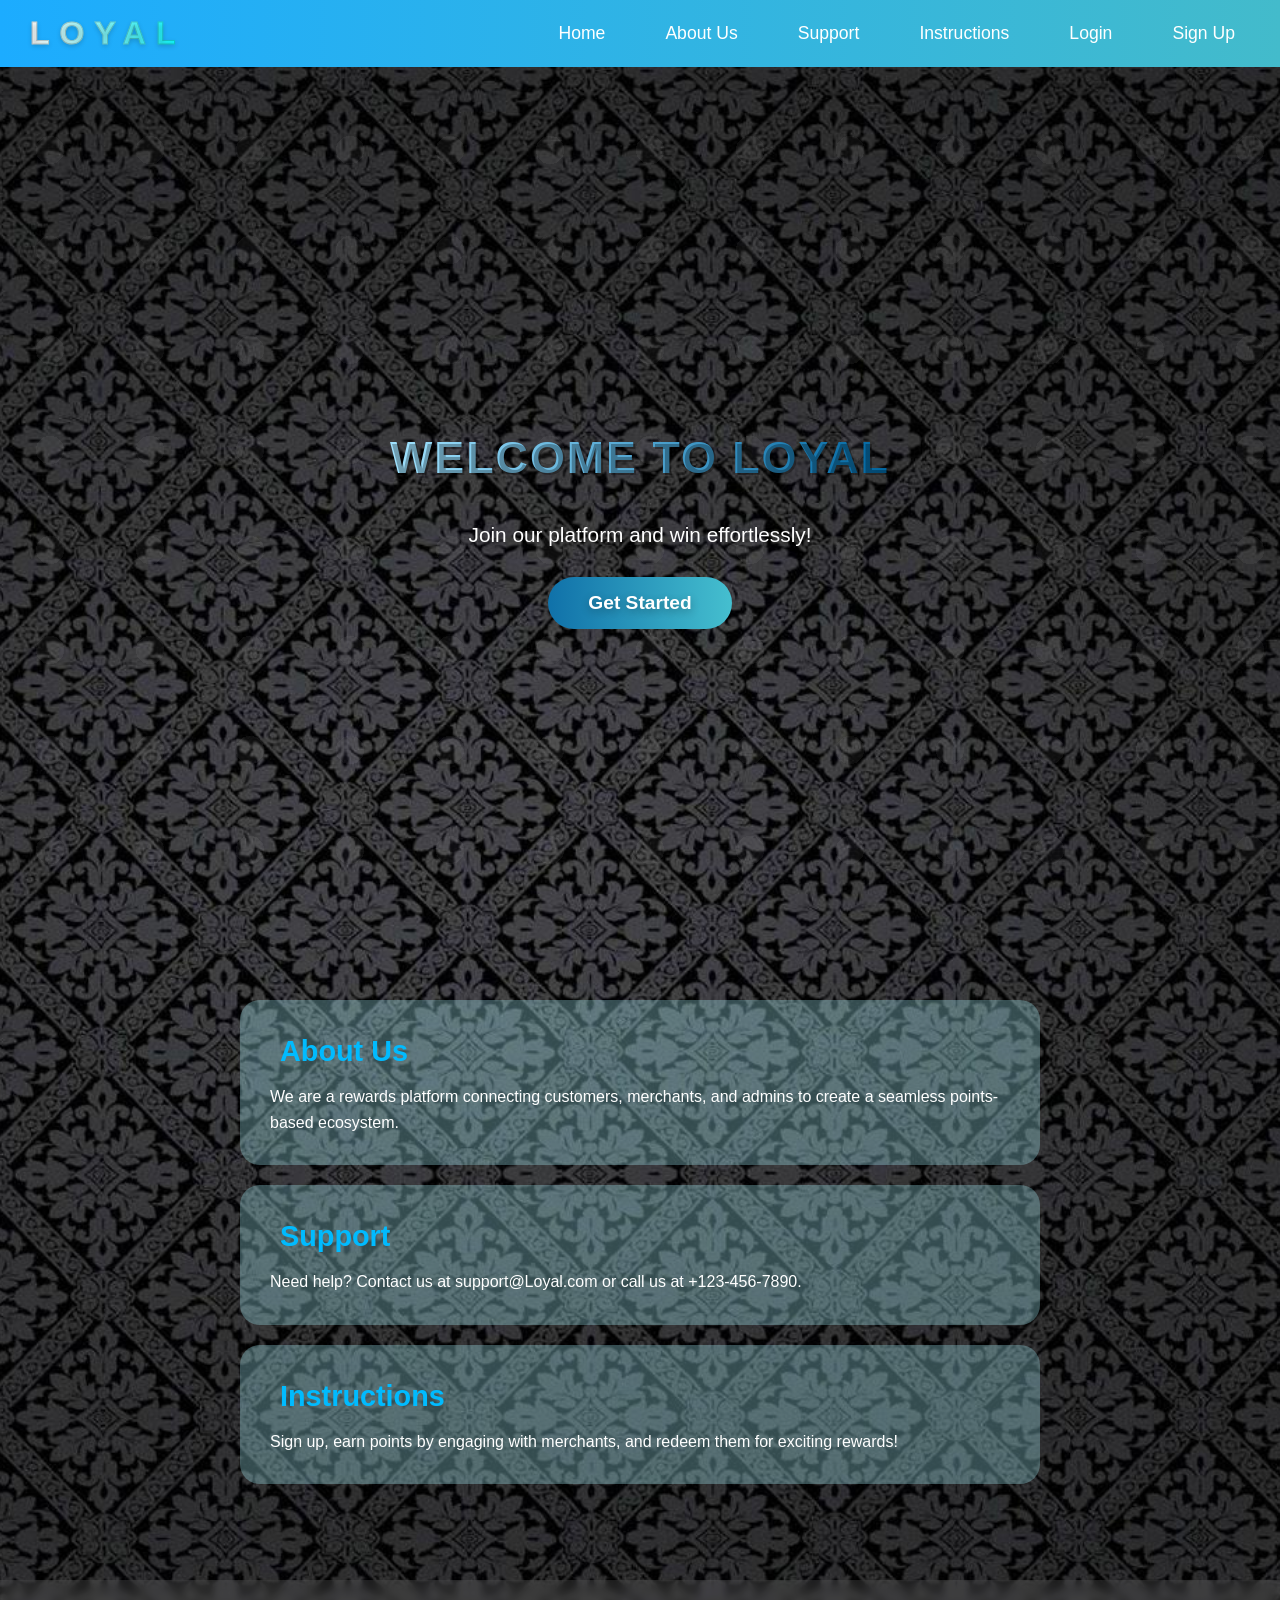
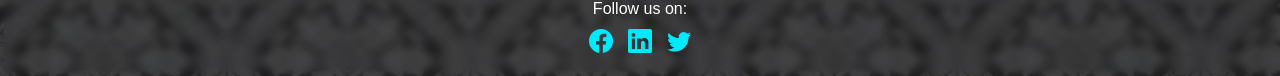
<file: index.html>
<!DOCTYPE html>
<html lang="en">
<head>
    <meta charset="UTF-8">
    <meta name="viewport" content="width=device-width, initial-scale=1.0">
    <title>Loyal home</title>
    <link rel="stylesheet" href="css/style.css">
    <link rel="stylesheet" href="https://cdn.jsdelivr.net/npm/bootstrap-icons@1.10.5/font/bootstrap-icons.css">
</head>
<body>
    
    <header>
        <nav>
            <div class="logo">Loyal</div>
            <ul>
                <li><a href="#home">Home</a></li>
                <li><a href="#who-we-are">About Us</a></li>
                <li><a href="#support">Support</a></li>
                <li><a href="#instructions">Instructions</a></li>
                <li><a href="controller/login.php">Login</a> </li>
                <li><a href="controller/sign-up.php">Sign Up</a></li>
            </ul>
        </nav>
    </header>

    
    <main>
        
        <section id="home" class="hero-section">
            <h1>Welcome to Loyal</h1>
            <p>Join our platform and win effortlessly!</p>
            <a href="controller/sign-up.php" class="cta-btn">Get Started</a>
        </section>

        
        <section id="who-we-are" class="glass-card">
            <h2><i class="fas fa-info-circle"></i> About Us</h2>
            <p>We are a rewards platform connecting customers, merchants, and admins to create a seamless points-based ecosystem.</p>
        </section>

        <section id="support" class="glass-card">
            <h2><i class="fas fa-headset"></i> Support</h2>
            <p>Need help? Contact us at support@Loyal.com or call us at +123-456-7890.</p>
        </section>

        <section id="instructions" class="glass-card">
            <h2><i class="fas fa-book"></i> Instructions</h2>
            <p>Sign up, earn points by engaging with merchants, and redeem them for exciting rewards!</p>
        </section>
    </main>
    <br><br>
    <footer class="glass-footer">
        <p>Follow us on:</p>
        <ul>
            <li><a href="https://facebook.com" target="_blank"><i class="bi bi-facebook"></i></a></li>
            <li><a href="https://linkedin.com" target="_blank"><i class="bi bi-linkedin"></i></i></a></li>
            <li><a href="https://twitter.com" target="_blank"><i class="bi bi-twitter"></i></a></li>
        </ul>
        
    </footer>
</body>
</html>
</file>
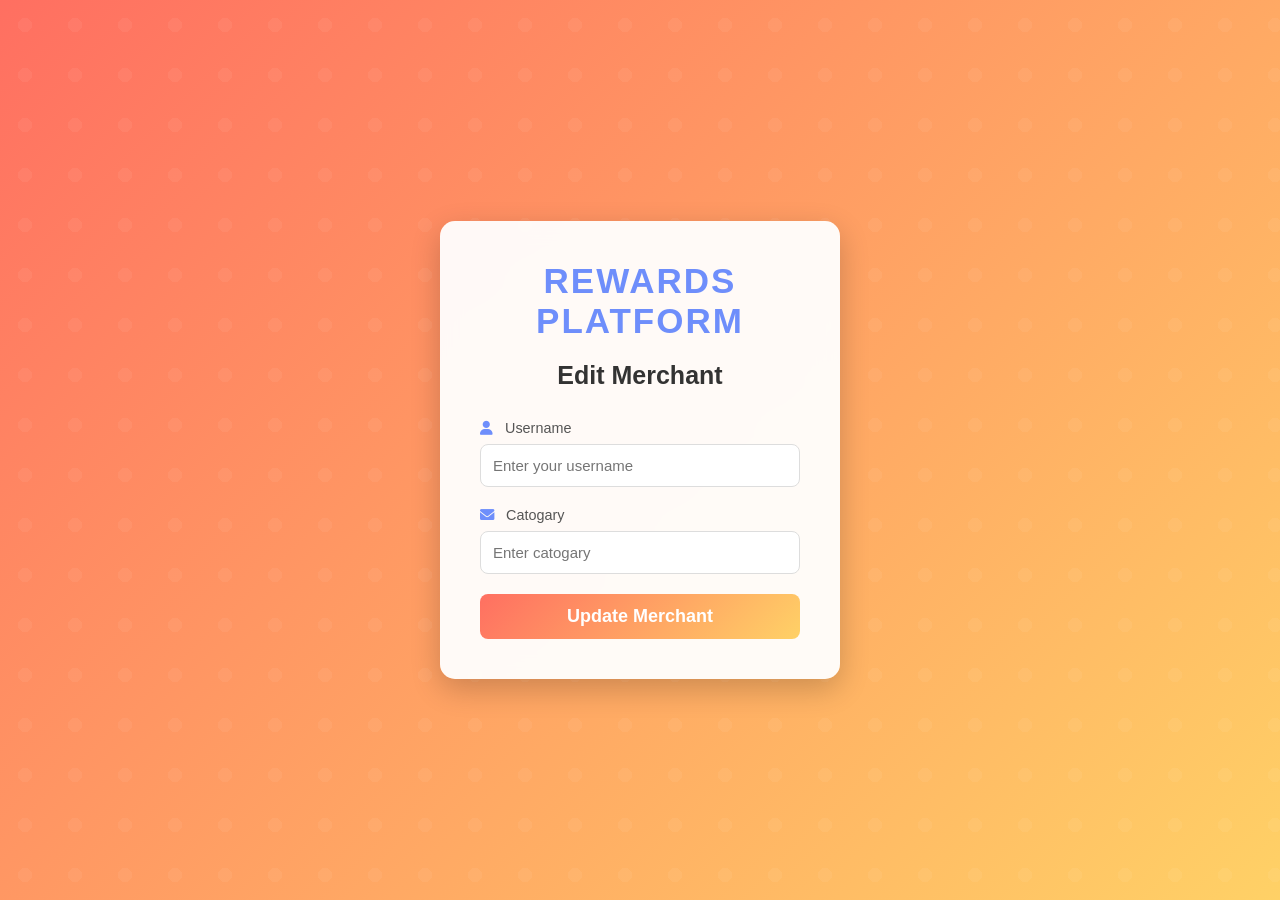
<file: views/edit-merchant.html>
<!DOCTYPE html>
<html lang="en">
  <head>
    <meta charset="UTF-8" />
    <meta name="viewport" content="width=device-width, initial-scale=1.0" />
    <title>Sign Up - Rewards Platform</title>
    <link rel="stylesheet" href="../css/style.css" />
    <link rel="stylesheet" href="../css/edit-merchant.css" />
    <link
      rel="stylesheet"
      href="https://cdnjs.cloudflare.com/ajax/libs/font-awesome/6.0.0-beta3/css/all.min.css"
    />
  </head>
  <body>
    <div class="signup-container">
      <div class="signup-box">
        <h1 class="logo">Rewards Platform</h1>
        <h2>Edit Merchant</h2>
        <form action="mange_cust&mach.html">
          <div class="input-group">
            <label for="username"><i class="fas fa-user"></i> Username</label>
            <input
              type="text"
              id="username"
              name="username"
              placeholder="Enter your username"
              required
            />
          </div>
          <div class="input-group">
            <label for="email"><i class="fas fa-envelope"></i> Catogary</label>
            <input
              type="text"
              id="catogary"
              name="catogary"
              placeholder="Enter catogary"
              required
            />
          </div>
          <button type="submit" class="signup-btn">Update Merchant</button>
        </form>
      </div>
    </div>
  </body>
</html>
</file>
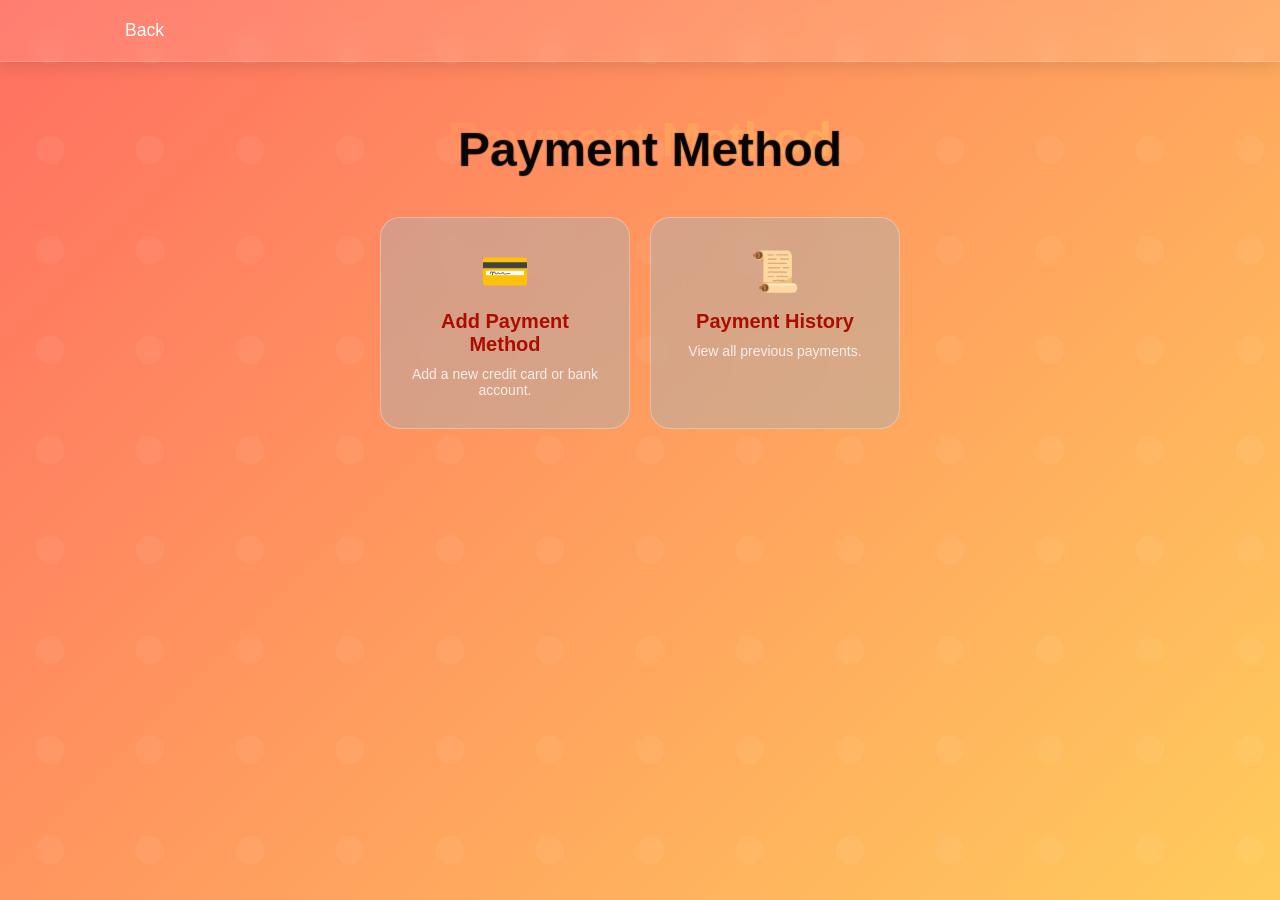
<file: views/payment.html>
<!DOCTYPE html>
<html lang="en">
  <head>
    <meta charset="UTF-8" />
    <meta name="viewport" content="width=device-width, initial-scale=1.0" />
    <title>Payment Method</title>
    <link rel="stylesheet" href="../css/style.css" />
    <link rel="stylesheet" href="../css/payment.css" />
    <link
      href="https://fonts.googleapis.com/css2?family=Poppins:wght@400;600&display=swap"
      rel="stylesheet"
    />
  </head>
  <body>
    <header>
      <nav>
        <ul>
          <li><a href="customer.html">Back</a></li>
        </ul>
      </nav>
    </header>
    <main>
      <h1>Payment Method</h1>
      <div class="cards-container">
        <div class="card">
          <div class="card-icon">💳</div>
          <h2>Add Payment Method</h2>
          <p>Add a new credit card or bank account.</p>
        </div>

        <div class="card">
          <div class="card-icon">📜</div>
          <h2>Payment History</h2>
          <p>View all previous payments.</p>
        </div>
      </div>
    </main>
  </body>
</html>
</file>
<file: css/style.css>
* {
    margin: 0;
    padding: 0;
    box-sizing: border-box;
    font-family: 'Arial', sans-serif;
}

body {
    background-image: url('background.jpg');
    background-size: cover;
    background-position: center;
    background-repeat: no-repeat;
}


body::before {
    content: '';
    position: absolute;
    top: 0;
    left: 0;
    width: 100%;
    height: 100%;
    background: radial-gradient(circle, rgba(255, 255, 255, 0.05) 20%, transparent 20%);
    background-size: 100px 100px;
    animation: waveBackground 15s linear infinite;
    z-index: -1
}

@keyframes waveBackground {
    0% {
        background-position: 0 0;
    }
    100% {
        background-position: 100px 100px;
    }
}


header {
    background: linear-gradient(90deg, rgb(28, 172, 255), #43bbcb);
    padding: 15px 30px;
    position: fixed;
    width: 100%;
    top: 0;
    z-index: 1000;
}

nav {
    display: flex;
    justify-content: space-between;
    align-items: center;
   
    
}

nav .logo {
    font-size: 2em;
    font-weight: bold;
    text-transform: uppercase;
    letter-spacing: 10px;
    background: linear-gradient(90deg, #ffffff 0%, #00fbff 100%);
    -webkit-background-clip: text;
    background-clip: text;
    color: transparent;
    -webkit-text-stroke: 1px rgba(0, 0, 0, 0.2);
    paint-order: stroke fill;
    text-shadow: 0 2px 5px rgba(0, 0, 0, 0.2);
}

nav ul {
    list-style: none;
    display: flex;
    align-items: center;
}

nav ul li {
    position: relative;
    margin-left: 30px;
}

nav ul li a {
    color: #fff;
    text-decoration: none;
    font-size: 1.1em;
    padding: 8px 15px;
    border-radius: 20px;
    transition: all 0.3s ease;
}

nav ul li a:hover {
    background: rgba(255, 255, 255, 0.2);
    color: rgb(255, 255, 255);
}


nav ul li .dropdown {
    display: none;
    position: absolute;
    top: 100%;
    left: 0;
    background: #fff;
    border-radius: 10px;
    padding: 10px;
    list-style: none;
    min-width: 150px;
    box-shadow: 0 5px 15px rgba(0, 0, 0, 0.1);
}

nav ul li:hover .dropdown {
    display: block;
}

nav ul li .dropdown li {
    margin: 5px 0;
}

nav ul li .dropdown li a {
    color: #333;
    font-size: 0.9em;
    padding: 5px 10px;
}

nav ul li .dropdown li a:hover {
    background: rgb(16, 113, 169);
    color: #4486c4;
}


main {
    padding-top: 80px; 
}



.hero-section {
    display: flex;
    flex-direction: column;
    align-items: center;
    justify-content: center;
    min-height: 100vh;
    text-align: center;
    color: #fff;
    text-shadow: 0 3px 8px rgba(0, 0, 0, 0.3);
}

.hero-section h1 {
    color: #ffffff;
    font-size: 2.8em;
    margin-bottom: 40px;
    text-transform: uppercase;
    letter-spacing: 2px;
    background: linear-gradient(90deg, rgb(161, 227, 255), rgb(0, 102, 161));
    -webkit-background-clip: text;
    -webkit-text-fill-color: transparent;
    text-shadow: 2px 2px 0px rgba(0, 0, 0, 0.3);
    animation: fadeIn 1s ease-in-out;
}

.hero-section p {
    font-size: 1.3em;
    margin-bottom: 30px;
    animation: fadeIn 1.5s ease-in-out;
}

.hero-section .cta-btn {
    padding: 15px 40px;
    background: linear-gradient(90deg, rgb(16, 113, 169), #45bfcf);
    color: white;
    text-decoration: none;
    font-size: 1.2em;
    font-weight: bold;
    border-radius: 30px;
    transition: all 0.3s ease;
    animation: fadeIn 2s ease-in-out;
}

.hero-section .cta-btn:hover {
    background: linear-gradient(90deg, #45bfcf, rgb(16, 113, 169));
        transform: scale(1.05);
}


@keyframes fadeIn {
    0% {
        opacity: 0;
        transform: translateY(20px);
    }
    100% {
        opacity: 1;
        transform: translateY(0);
    }
}


.glass-card {
    background: #a7f6ff4f; 
    border-radius: 20px;
    padding: 30px;
    margin: 20px auto;
    width: 90%;
    max-width: 800px;
    transition: all 0.3s ease;
}

.glass-card:hover {
    box-shadow: 0 0 20px rgba(69, 191, 207, 0.7);
}

.glass-card h2 {
    font-size: 1.8em;
    color: rgb(0, 187, 255);
    margin-bottom: 15px;
}

.glass-card h2 i {
    margin-right: 10px;
    color: #6ae6e8;
    font-size: 1.2em;
}

.glass-card p {
    font-size: 1em;
    color: #ffffff;
    line-height: 1.6;
}


.glass-footer {
    background: rgba(255, 255, 255, 0.1);
    backdrop-filter: blur(5px);
    padding: 20px;
    text-align: center;
    margin-top: 40px;
  }
  
  .glass-footer p {
    color: #ffffff;
    margin-bottom: 10px;
  }
  
  .glass-footer ul {
    list-style: none;
    display: flex;
    justify-content: center;
    gap: 15px;
  }
  
  .glass-footer ul li a {
    color: #00eaff;
    font-size: 1.5em;
    text-decoration: none;
  }
  
  .glass-footer ul li a:hover {
    color: #d4faff;
  }
  
  /* Animations */
  @keyframes fadeIn {
    0% {
      opacity: 0;
      transform: translateY(15px);
    }
    100% {
      opacity: 1;
      transform: translateY(0);
    }
  }
  


@media (max-width: 768px) {
    header {
        padding: 15px 20px;
    }

    nav .logo {
        font-size: 25x;
    }

    nav ul li {
        margin-left: 15px;
    }

    nav ul li a {
        font-size: 1em;
        padding: 6px 10px;
    }

    .hero-section h1 {
        font-size: 2.5em;
    }

    .hero-section p {
        font-size: 1em;
    }

    .hero-section .cta-btn {
        padding: 12px 25px;
        font-size: 1em;
    }

    .glass-card {
        padding: 20px;
        width: 95%;
    }

    .glass-card h2 {
        font-size: 1.5em;
    }
}

@media (max-width: 480px) {
    nav {
        flex-direction: column;
        align-items: flex-start;
    }

    nav ul {
        margin-top: 10px;
        flex-direction: column;
        align-items: flex-start;
    }

    nav ul li {
        margin: 10px 0;
    }

    .hero-section h1 {
        font-size: 2em;
    }

    .glass-card {
        width: 100%;
        margin: 10px auto;
    }
}
</file>
<file: css/edit-merchant.css>
* {
    margin: 0;
    padding: 0;
    box-sizing: border-box;
    font-family: "Arial", sans-serif;
  }
  
  body {
    background: linear-gradient(135deg, #ff6f61, #ffd166);
    min-height: 100vh;
    display: flex;
    justify-content: center;
    align-items: center;
    overflow: hidden;
  }
  
  body::before {
    content: "";
    position: absolute;
    top: 0;
    left: 0;
    width: 100%;
    height: 100%;
    background-size: 50px 50px;
  }
  
  .signup-container {
    display: flex;
    justify-content: center;
    align-items: center;
    width: 100%;
    height: 100vh;
    padding: 20px;
  }
  
  .signup-box {
    background: rgba(255, 255, 255, 0.95);
    padding: 40px;
    border-radius: 15px;
    box-shadow: 0 10px 30px rgba(0, 0, 0, 0.2);
    width: 100%;
    max-width: 400px;
    text-align: center;
    position: relative;
    backdrop-filter: blur(10px);
  }
  
  .logo {
    font-size: 35px;
    color: #6e8efb;
    margin-bottom: 20px;
    font-weight: bold;
    text-transform: uppercase;
    letter-spacing: 2px;
  }
  
  h2 {
    font-size: 25px;
    color: #333;
    margin-bottom: 30px;
  }
  
  .input-group {
    margin-bottom: 20px;
    text-align: left;
  }
  
  .input-group label {
    display: block;
    font-size: 0.9em;
    color: #555;
    margin-bottom: 8px;
  }
  
  .input-group label i {
    margin-right: 8px;
    color: #6e8efb;
  }
  
  .input-group input {
    width: 100%;
    padding: 12px;
    border: 1px solid #ddd;
    border-radius: 8px;
    font-size: 15px;
    transition: all 0.3s ease;
  }
  
  .input-group input:focus {
    outline: none;
    border-color: #6e8efb;
    box-shadow: 0 0 8px rgba(110, 142, 251, 0.3);
  }
  
  .input-group input:hover {
    border-color: #a777e3;
  }
  
  .signup-btn {
    width: 100%;
    padding: 12px;
    background: linear-gradient(135deg, #ff6f61, #ffd166);
    border: none;
    border-radius: 8px;
    color: white;
    font-size: 18px;
    font-weight: bold;
    cursor: pointer;
    transition: all 0.3s ease;
  }
  
  .signup-btn:hover {
    background: linear-gradient(90deg, #a777e3, #6e8efb);
    transform: translateY(-2px);
    box-shadow: 0 5px 15px rgba(110, 142, 251, 0.4);
  }
  
  @media (max-width: 480px) {
    .signup-box {
      padding: 20px;
      max-width: 90%;
    }
  
    .logo {
      font-size: 35px;
    }
  
    h2 {
      font-size: 30px;
    }
  
    .input-group input {
      padding: 10px;
    }
  
    .signup-btn {
      padding: 10px;
      font-size: 20px;
    }
  }
</file>
<file: css/payment.css>
header {
    width: 100vw;
    background: linear-gradient(to right, #ff7b6b, #ffa94d);
    padding: 15px 30px;
    box-shadow: 0 5px 15px rgba(0,0,0,0.1);
    align-items: center;
    justify-content: space-between;
    box-sizing: border-box;
}

nav ul li a {
    color: #fff;
    text-decoration: none;
    font-size: 1.1em;
    padding: 8px 15px;
    border-radius: 20px;
    transition: all 0.3s ease;
}

body {
    margin: 0;
    font-family: 'Montserrat', sans-serif;
    background: linear-gradient(135deg, #ff6f61, #ffcc5c);
    min-height: 100vh;
    position: relative;
    overflow-x: hidden;
    color: #ffffff;
}

.background-overlay {
    position: absolute;
    top: 0;
    left: 0;
    width: 100%;
    height: 100%;
    background: url('data:image/svg+xml,<svg xmlns="http://www.w3.org/2000/svg" viewBox="0 0 1440 320"><path fill="rgba(255,255,255,0.1)" fill-opacity="1" d="M0,224L48,213.3C96,203,192,181,288,181.3C384,181,480,203,576,197.3C672,192,768,160,864,160C960,160,1056,192,1152,197.3C1248,203,1344,181,1392,170.7L1440,160L1440,320L1392,320C1344,320,1248,320,1152,320C1056,320,960,320,864,320C768,320,672,320,576,320C480,320,384,320,288,320C192,320,96,320,48,320L0,320Z"></path></svg>') no-repeat bottom;
    background-size: cover;
    z-index: 0;
}

header {
    position: relative;
    z-index: 1;
    width: 100%;
    justify-content: space-between;
    align-items: center;
    padding: 20px 50px;
    background: rgba(255, 255, 255, 0.1);
    backdrop-filter: blur(10px); 
    border-bottom: 1px solid rgba(255, 255, 255, 0.2);
}

.logo {
    font-size: 30px;
    font-weight: 700;
    background: linear-gradient(90deg, #ffffff, #ffcc5c);
    -webkit-background-clip: text;
    -webkit-text-fill-color: transparent;
}

nav a {
    color: #ffffff;
    text-decoration: none;
    font-size: 16px;
    font-weight: 400;
    margin-left: 30px;
    transition: color 0.3s ease;
}

nav a:hover {
    color: #ffe4b5; 
}

main {
    position: relative;
    z-index: 1;
    padding: 50px 20px;
    text-align: center;
}

h1 {
    font-size: 48px;
    font-weight: 700;
    margin-bottom: 50px;
    background: linear-gradient(90deg, #ff6f61, #ffcc5c);
    -webkit-background-clip: text;
    -webkit-text-fill-color: transparent;
    text-shadow: 10px 10px 1px rgba(0, 0, 0, 0.978);
}

.cards-container {
    display: flex;
    flex-wrap: wrap;
    justify-content: center;
    gap: 20px;
}

.card {
    background: rgba(175, 174, 174, 0.497); 
    backdrop-filter: blur(15px); 
    border-radius: 20px;
    border: 1px solid rgba(255, 255, 255, 0.3);
    padding: 30px;
    width: 250px;
    text-align: center;
    transition: transform 0.3s ease, box-shadow 0.3s ease;
    cursor: pointer;
}

.card:hover {
    transform: scale(1.05); 
    box-shadow: 0 10px 20px rgba(0, 0, 0, 0.2);
}

.card-icon {
    font-size: 40px;
    margin-bottom: 15px;
}

.card h2 {
    font-size: 20px;
    font-weight: 700;
    color: #ab0e00; 
    margin: 0 0 10px;
}

.card p {
    font-size: 14px;
    color: #ffffff;
    opacity: 0.8;
    margin: 0;
}
</file>
